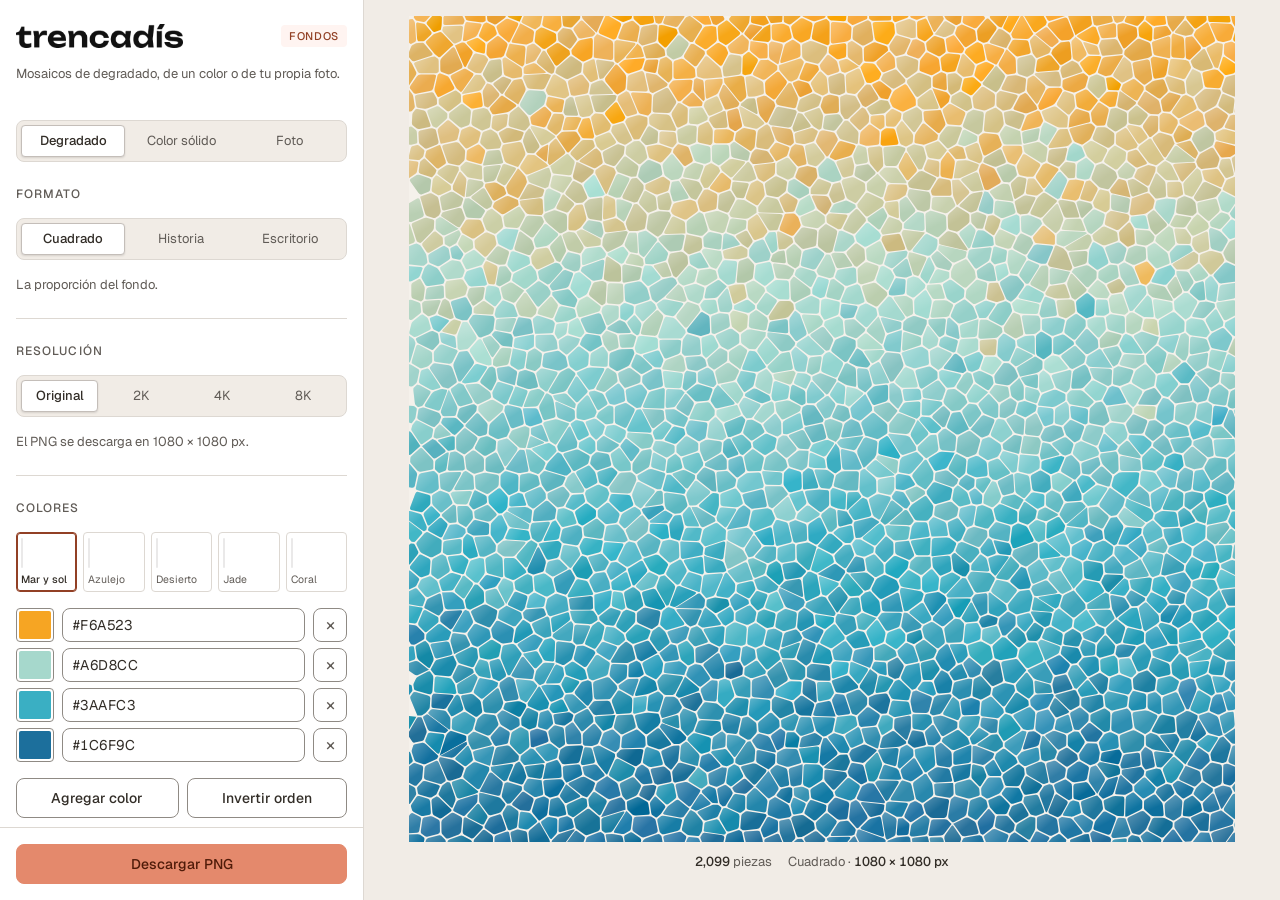
<file: index.html>
<!doctype html>
<html lang="es">
<head>
<meta charset="utf-8">
<meta name="viewport" content="width=device-width,initial-scale=1,viewport-fit=cover">
<title>TRENCADÍS Fondos</title>
<meta name="description" content="Crea fondos de degradado en mosaico trencadís y descárgalos en PNG.">
<meta name="theme-color" content="#f5f1eb">
<link rel="preconnect" href="https://fonts.googleapis.com">
<link rel="preconnect" href="https://fonts.gstatic.com" crossorigin>
<link rel="stylesheet" href="https://fonts.googleapis.com/css2?family=Geist:wght@400;500&display=swap">
<!-- El número de versión sube con cada publicación. Sin él, el navegador
     puede seguir usando la copia vieja de estos archivos hasta diez minutos,
     y entonces parece que el cambio nunca se publicó. -->
<link rel="stylesheet" href="./assets/tokens.css?v=6">
<link rel="stylesheet" href="./assets/app.css?v=6">
<style>
  /* El contenido se mantiene fuera de las barras del sistema en celular. */
  :root {
    padding-top: env(safe-area-inset-top, 0px);
    padding-bottom: env(safe-area-inset-bottom, 0px);
  }
</style>
</head>
<body>

<div class="app" id="app"></div>

<noscript>
  <p style="padding:24px;font-family:system-ui,sans-serif">
    TRENCADÍS Fondos dibuja el mosaico en tu navegador, así que necesita
    JavaScript activado.
  </p>
</noscript>

<script src="./assets/engine.js?v=6"></script>
<script src="./assets/lottie-perrito.js?v=6"></script>
<script src="./assets/app.js?v=6"></script>
</body>
</html>
</file>
<file: assets/tokens.css>
/* Tokens de TRENCADÍS · copiados del design system de la marca (project/tokens.json).
   No inventar valores aquí: si la marca cambia, se vuelve a copiar desde el design system.
   Un solo tema ("Claro"), igual que el design system. */

:root {
  color-scheme: light;

  /* Pasos de marca usados en esta app */
  --terracota-50:  #fff4f1;
  --terracota-100: #ffe7df;
  --terracota-200: #ffccbc;
  --terracota-300: #f4ab93;
  --terracota-400: #e4896c;
  --terracota-600: #b85a3c;
  --terracota-700: #924025;
  --terracota-900: #4f1b09;

  --piedra-50:  #f5f1eb;
  --piedra-100: #f1ece6;
  --piedra-200: #ddd8d2;
  --piedra-300: #c4beb9;
  --piedra-400: #a9a49e;
  --piedra-500: #8f8a84;
  --piedra-700: #605b56;
  --piedra-900: #322d27;

  --azul-50:  #eff8ff;
  --azul-700: #0f638d;
  --azul-800: #004b6d;

  --verde-50:  #eff9f7;
  --verde-700: #056b5e;

  --rojo-50:  #fff4f3;
  --rojo-600: #ca3040;
  --rojo-700: #b3122e;

  /* Roles de interfaz */
  --surface: var(--piedra-50);
  --surface-raised: #ffffff;
  --surface-sunken: var(--piedra-100);
  --surface-luminous: var(--terracota-50);

  --ink: var(--piedra-900);
  --ink-muted: var(--piedra-700);

  --border-subtle: var(--piedra-200);
  --border-control: var(--piedra-500);

  --primary: var(--terracota-400);
  --primary-hover: var(--terracota-300);
  --on-primary: var(--terracota-900);
  --brand-text: var(--terracota-700);

  --link: var(--azul-700);
  --focus-ring: var(--azul-700);

  --info: var(--azul-800);
  --info-surface: var(--azul-50);
  --success: var(--verde-700);
  --success-surface: var(--verde-50);
  --danger: var(--rojo-700);
  --danger-surface: var(--rojo-50);

  /* Tipografía */
  /* Unbounded ya no se carga: el logotipo es una imagen y la app no tiene
     otro titular que la use. Si vuelve a hacer falta, hay que agregarla al
     <link> de Google Fonts del HTML. */
  --font-display: "Unbounded", "Geist", system-ui, sans-serif;
  --font-sans: "Geist", system-ui, -apple-system, sans-serif;

  /* Espaciado: retícula de 8px */
  --space-2: 8px;
  --space-4: 16px;
  --space-6: 24px;
  --space-10: 40px;

  /* Radios */
  --radius-sm: 4px;
  --radius-md: 8px;
  --radius-lg: 16px;
}
</file>
<file: assets/app.css>
/* TRENCADÍS Fondos · interfaz
   Herramienta de una pantalla: panel de controles a la izquierda, lienzo
   grande a la derecha. En celular el lienzo va arriba y las acciones quedan
   fijas abajo. Colores, tipos, espaciado y radios salen de tokens.css.

   Reglas del design system que se aplican aquí:
   · un solo botón primario por pantalla (Descargar PNG);
   · nunca Unbounded fuera del logotipo y el encabezado;
   · bordes de control en `border-control`, separadores en `border-subtle`;
   · foco: anillo sólido de 2px en `focus-ring`, separado 2px. */

* { box-sizing: border-box; }

/* Los grupos que no son del modo activo se esconden con el atributo `hidden`,
   y varios de ellos declaran `display`. */
[hidden] { display: none !important; }

html, body { height: 100%; }

body {
  margin: 0;
  background: var(--surface);
  color: var(--ink);
  font-family: var(--font-sans);
  font-size: 15px;
  line-height: 22px;
  -webkit-text-size-adjust: 100%;
}

:focus-visible {
  outline: 2px solid var(--focus-ring);
  outline-offset: 2px;
}

/* ---------- Estructura ---------- */

/* La app ocupa la pantalla completa: el panel va pegado al borde izquierdo y
   el lienzo toma todo lo demás. Los márgenes laterales viven dentro de cada
   zona, para que ninguna quede flotando como ventana. */
.app {
  height: 100%;
  display: grid;
  grid-template-columns: 364px minmax(0, 1fr);
}

.panel {
  background: var(--surface-raised);
  border: 0;
  border-right: 1px solid var(--border-subtle);
  border-radius: 0;
  display: flex;
  flex-direction: column;
  min-height: 0;
  overflow: hidden;
}

.panel-scroll {
  overflow-y: auto;
  padding-block: var(--space-6) var(--space-4);
  padding-left: max(var(--space-4), env(safe-area-inset-left, 0px));
  padding-right: max(var(--space-4), env(safe-area-inset-right, 0px));
  display: flex;
  flex-direction: column;
  gap: var(--space-6);
}

/* ---------- Marca ---------- */

.brand { display: flex; flex-direction: column; gap: 4px; }

.brand-top {
  display: flex;
  align-items: center;
  gap: var(--space-2);
  justify-content: space-between;
  flex-wrap: wrap;
}

/* El logotipo de la marca. Se muestra a 24 px de alto sobre un archivo de 36,
   para que se vea nítido también en pantallas de alta densidad. */
.wordmark {
  display: flex;
  align-items: center;
  margin: 0;
  min-width: 0;
}
.wordmark img {
  display: block;
  height: 24px;
  width: auto;
  max-width: 100%;
}

.tagline { color: var(--ink-muted); font-size: 13px; line-height: 18px; }

.chip {
  flex: none;
  font-size: 11px;
  line-height: 16px;
  font-weight: 500;
  letter-spacing: 0.06em;
  text-transform: uppercase;
  padding: 3px 8px;
  border-radius: var(--radius-sm);
  background: var(--surface-luminous);
  color: var(--brand-text);
}

/* ---------- Grupos de controles ---------- */

.group { display: flex; flex-direction: column; gap: var(--space-4); }

.group + .group {
  border-top: 1px solid var(--border-subtle);
  padding-top: var(--space-6);
}

/* El primer grupo visible del modo activo no lleva línea arriba. */
.group.first-group {
  border-top: 0;
  padding-top: 0;
}

/* Cambio de modo: degradado o foto. */
.modes button { height: 36px; font-size: 14px; }

.upload { display: flex; flex-direction: column; gap: var(--space-2); }
.upload input[type="file"] {
  position: absolute;
  width: 1px;
  height: 1px;
  opacity: 0;
  pointer-events: none;
}
/* Zona para subir: solo el botón de primer nivel va punteado. */
.upload > label.btn {
  width: 100%;
  height: 48px;
  border-style: dashed;
  border-color: var(--brand-text);
  color: var(--brand-text);
}
.upload > label.btn:hover { background: var(--surface-luminous); }
.upload input[type="file"]:focus-visible + label.btn,
.upload input[type="file"]:focus-visible ~ .file-card label.btn {
  outline: 2px solid var(--focus-ring);
  outline-offset: 2px;
}

/* Imagen cargada: miniatura, nombre, medida y las dos salidas. */
.file-card {
  display: grid;
  grid-template-columns: 48px minmax(0, 1fr);
  gap: var(--space-2);
  align-items: center;
  padding: var(--space-2);
  background: var(--surface-sunken);
  border: 1px solid var(--border-subtle);
  border-radius: var(--radius-md);
}

.file-thumb {
  width: 48px;
  height: 48px;
  object-fit: cover;
  display: block;
  border-radius: var(--radius-sm);
  border: 1px solid var(--border-subtle);
}

.file-info { display: flex; flex-direction: column; min-width: 0; }

.file-name {
  font-size: 14px;
  line-height: 20px;
  font-weight: 500;
  color: var(--ink);
  overflow-wrap: anywhere;
}

.file-dims {
  font-size: 13px;
  line-height: 18px;
  color: var(--ink-muted);
  font-variant-numeric: tabular-nums;
}

.file-actions {
  grid-column: 1 / -1;
  display: grid;
  grid-template-columns: 1fr auto;
  gap: 6px;
}
.file-actions .btn { height: 34px; font-size: 13px; }

.btn-quiet-danger:hover:not(:disabled) {
  color: var(--danger);
  border-color: var(--rojo-600);
  background: var(--danger-surface);
}

.group > h2 {
  margin: 0;
  font-family: var(--font-sans);
  font-size: 12px;
  line-height: 16px;
  font-weight: 500;
  letter-spacing: 0.09em;
  text-transform: uppercase;
  color: var(--ink-muted);
}

.field { display: flex; flex-direction: column; gap: var(--space-2); }

.field-label {
  display: flex;
  align-items: baseline;
  justify-content: space-between;
  gap: var(--space-2);
  font-size: 14px;
  line-height: 20px;
  font-weight: 500;
}

.val {
  font-size: 13px;
  font-weight: 400;
  color: var(--ink-muted);
  font-variant-numeric: tabular-nums;
}

.hint {
  margin: 0;
  font-size: 13px;
  line-height: 18px;
  color: var(--ink-muted);
}

/* ---------- Deslizadores ---------- */

input[type="range"] {
  -webkit-appearance: none;
  appearance: none;
  width: 100%;
  height: 20px;
  margin: 0;
  background: transparent;
  cursor: pointer;
}
input[type="range"]::-webkit-slider-runnable-track {
  height: 6px;
  border-radius: 999px;
  background: linear-gradient(
    to right,
    var(--terracota-400) 0 var(--fill, 0%),
    var(--piedra-200) var(--fill, 0%) 100%
  );
}
input[type="range"]::-moz-range-track {
  height: 6px;
  border-radius: 999px;
  background: linear-gradient(
    to right,
    var(--terracota-400) 0 var(--fill, 0%),
    var(--piedra-200) var(--fill, 0%) 100%
  );
}
input[type="range"]::-webkit-slider-thumb {
  -webkit-appearance: none;
  appearance: none;
  width: 18px;
  height: 18px;
  margin-top: -6px;
  border-radius: 50%;
  background: var(--surface-raised);
  border: 2px solid var(--brand-text);
  box-shadow: 0 1px 2px rgba(50, 45, 39, 0.2);
}
input[type="range"]::-moz-range-thumb {
  width: 18px;
  height: 18px;
  border-radius: 50%;
  background: var(--surface-raised);
  border: 2px solid var(--brand-text);
  box-shadow: 0 1px 2px rgba(50, 45, 39, 0.2);
}

/* ---------- Paletas listas ---------- */

.presets {
  display: grid;
  grid-template-columns: repeat(5, minmax(0, 1fr));
  gap: 6px;
}

.preset {
  display: flex;
  flex-direction: column;
  gap: 5px;
  padding: 5px 4px;
  font: inherit;
  font-size: 10.5px;
  line-height: 13px;
  text-align: center;
  color: var(--ink-muted);
  background: var(--surface-raised);
  border: 1px solid var(--border-subtle);
  border-radius: var(--radius-sm);
  cursor: pointer;
}
.preset .swatch {
  height: 30px;
  border-radius: 2px;
  border: 1px solid rgba(50, 45, 39, 0.1);
}
.preset:hover { border-color: var(--piedra-400); }
.preset[aria-pressed="true"] {
  color: var(--ink);
  font-weight: 500;
  border-color: var(--brand-text);
  box-shadow: inset 0 0 0 1px var(--brand-text);
}

/* ---------- Colores propios ---------- */

.colors { display: flex; flex-direction: column; gap: 6px; }

.color-row {
  display: grid;
  grid-template-columns: 38px minmax(0, 1fr) 34px;
  gap: var(--space-2);
  align-items: center;
}

/* El color del modo sólido no se puede quitar: no lleva la tercera columna. */
.color-row.solo { grid-template-columns: 38px minmax(0, 1fr); }

input[type="color"] {
  width: 38px;
  height: 34px;
  padding: 2px;
  background: var(--surface-raised);
  border: 1px solid var(--border-control);
  border-radius: var(--radius-sm);
  cursor: pointer;
}
input[type="color"]::-webkit-color-swatch-wrapper { padding: 0; }
input[type="color"]::-webkit-color-swatch { border: none; border-radius: 2px; }

.hex {
  min-width: 0;
  height: 34px;
  padding: 0 10px;
  font: inherit;
  font-size: 14px;
  letter-spacing: 0.03em;
  text-transform: uppercase;
  font-variant-numeric: tabular-nums;
  color: var(--ink);
  background: var(--surface-raised);
  border: 1px solid var(--border-control);
  border-radius: var(--radius-md);
}
.hex[aria-invalid="true"] {
  border-color: var(--rojo-600);
  background: var(--danger-surface);
}

.icon-btn {
  height: 34px;
  width: 34px;
  display: grid;
  place-items: center;
  font: inherit;
  font-size: 18px;
  line-height: 1;
  color: var(--ink-muted);
  background: var(--surface-raised);
  border: 1px solid var(--border-control);
  border-radius: var(--radius-md);
  cursor: pointer;
}
.icon-btn:hover:not(:disabled) {
  color: var(--danger);
  border-color: var(--rojo-600);
  background: var(--danger-surface);
}
.icon-btn:disabled { opacity: 0.4; cursor: not-allowed; }

/* ---------- Botones ---------- */

.btn {
  display: inline-flex;
  align-items: center;
  justify-content: center;
  gap: var(--space-2);
  height: 40px;
  padding: 0 14px;
  font: inherit;
  font-size: 14px;
  line-height: 20px;
  font-weight: 500;
  color: var(--ink);
  background: var(--surface-raised);
  border: 1px solid var(--border-control);
  border-radius: var(--radius-md);
  cursor: pointer;
}
.btn:hover:not(:disabled) { background: var(--piedra-100); }
.btn:disabled { opacity: 0.45; cursor: not-allowed; }

.btn-primary {
  color: var(--on-primary);
  background: var(--primary);
  border-color: var(--primary);
}
.btn-primary:hover:not(:disabled) {
  background: var(--primary-hover);
  border-color: var(--primary-hover);
}

.btn-row { display: flex; flex-wrap: wrap; gap: var(--space-2); }
.btn-row .btn { flex: 1 1 auto; }

/* ---------- Control segmentado ---------- */

.seg {
  display: grid;
  grid-auto-flow: column;
  grid-auto-columns: minmax(0, 1fr);
  gap: 4px;
  padding: 4px;
  background: var(--surface-sunken);
  border: 1px solid var(--border-subtle);
  border-radius: var(--radius-md);
}
.seg.wrap { grid-auto-flow: row; grid-template-columns: repeat(2, minmax(0, 1fr)); }
.seg button {
  height: 32px;
  padding: 0 6px;
  font: inherit;
  font-size: 13px;
  line-height: 18px;
  color: var(--ink-muted);
  background: transparent;
  border: 1px solid transparent;
  border-radius: var(--radius-sm);
  cursor: pointer;
  white-space: nowrap;
  overflow: hidden;
  text-overflow: ellipsis;
}
.seg button:hover { color: var(--ink); }
.seg button[aria-pressed="true"] {
  font-weight: 500;
  color: var(--ink);
  background: var(--surface-raised);
  border-color: var(--piedra-300);
  box-shadow: 0 1px 2px rgba(50, 45, 39, 0.14);
}

/* ---------- Interruptor y junta ---------- */

.switch {
  display: flex;
  align-items: center;
  justify-content: space-between;
  gap: var(--space-2);
  font-size: 14px;
  line-height: 20px;
  font-weight: 500;
  cursor: pointer;
}
.switch input {
  flex: none;
  width: 20px;
  height: 20px;
  margin: 0;
  accent-color: var(--terracota-600);
  cursor: pointer;
}

.grout-row {
  display: grid;
  grid-template-columns: minmax(0, 1fr) 38px;
  gap: var(--space-2);
  align-items: end;
}

/* ---------- Pie del panel ---------- */

.panel-foot {
  display: grid;
  grid-template-columns: minmax(0, 1fr);
  gap: var(--space-2);
  padding-block: var(--space-4);
  padding-left: max(var(--space-4), env(safe-area-inset-left, 0px));
  padding-right: max(var(--space-4), env(safe-area-inset-right, 0px));
  background: var(--surface-raised);
  border-top: 1px solid var(--border-subtle);
}

/* ---------- Lienzo ---------- */

.stage {
  position: relative;
  min-width: 0;
  min-height: 0;
  display: grid;
  grid-template-rows: minmax(0, 1fr) auto;
  gap: var(--space-4);
  padding-block: var(--space-4);
  padding-left: max(var(--space-4), env(safe-area-inset-left, 0px));
  padding-right: max(var(--space-4), env(safe-area-inset-right, 0px));
  background: var(--surface-sunken);
  border: 0;
  border-radius: 0;
}

/* Arrastrar una imagen sobre el lienzo. */
.stage.drag { outline: 2px dashed var(--brand-text); outline-offset: -10px; }
.stage.drag .canvas-wrap { opacity: 0.55; }

.canvas-wrap { min-width: 0; min-height: 0; display: grid; place-items: center; }

canvas {
  display: block;
  width: auto;
  height: auto;
  max-width: 100%;
  max-height: 100%;
}

.meta {
  display: flex;
  justify-content: center;
  flex-wrap: wrap;
  gap: var(--space-4);
  font-size: 13px;
  line-height: 18px;
  color: var(--ink-muted);
  font-variant-numeric: tabular-nums;
}
.meta b { font-weight: 500; color: var(--ink); }

/* Marca que lo que se ve es el ejemplo, no una foto de la persona. */
.tag {
  font-size: 11px;
  line-height: 16px;
  font-weight: 500;
  letter-spacing: 0.06em;
  text-transform: uppercase;
  padding: 2px 8px;
  border-radius: var(--radius-sm);
  background: var(--surface-luminous);
  color: var(--brand-text);
}

/* ---------- Aviso de descarga ---------- */

/* Arriba del lienzo, para no taparle la medida al pie. */
.toast {
  position: absolute;
  left: 50%;
  top: var(--space-4);
  transform: translateX(-50%);
  display: flex;
  align-items: center;
  gap: var(--space-2);
  max-width: calc(100% - var(--space-10));
  padding: 10px var(--space-4);
  font-size: 14px;
  line-height: 20px;
  font-weight: 500;
  border-radius: var(--radius-md);
  box-shadow: 0 6px 20px rgba(50, 45, 39, 0.18);
}
.toast[data-kind="ok"] { background: var(--success-surface); color: var(--success); }
.toast[data-kind="info"] { background: var(--info-surface); color: var(--info); }
.toast[data-kind="error"] { background: var(--danger-surface); color: var(--danger); }

/* ---------- Modal de espera al exportar ---------- */

.overlay {
  position: fixed;
  inset: 0;
  z-index: 30;
  display: grid;
  place-items: center;
  padding-block: var(--space-4);
  padding-left: max(var(--space-4), env(safe-area-inset-left, 0px));
  padding-right: max(var(--space-4), env(safe-area-inset-right, 0px));
  background: rgba(50, 45, 39, 0.55);
}

.sheet {
  width: min(380px, 100%);
  display: flex;
  flex-direction: column;
  gap: var(--space-4);
  padding: var(--space-6);
  text-align: center;
  background: var(--surface-raised);
  border-radius: var(--radius-lg);
  box-shadow: 0 18px 48px rgba(50, 45, 39, 0.3);
}
.sheet:focus-visible { outline: 2px solid var(--focus-ring); outline-offset: 2px; }

.sheet h3 {
  margin: 0;
  font-family: var(--font-sans);
  font-size: 18px;
  line-height: 26px;
  font-weight: 500;
  color: var(--ink);
}

.sheet p {
  margin: 0;
  font-size: 14px;
  line-height: 20px;
  color: var(--ink-muted);
}

.lottie {
  width: 100%;
  aspect-ratio: 16 / 9;
  max-width: 100%;
  overflow: hidden;
  border-radius: var(--radius-md);
  background: var(--surface-luminous);
}
.lottie svg { display: block; width: 100%; height: 100%; }

.progress {
  height: 8px;
  border-radius: 999px;
  background: var(--piedra-200);
  overflow: hidden;
}

.progress-fill {
  display: block;
  height: 100%;
  width: 0;
  border-radius: 999px;
  background: var(--primary);
  transition: width 0.3s ease;
}

.progress-step {
  font-size: 13px;
  line-height: 18px;
  color: var(--ink-muted);
}

/* ---------- Celular ---------- */

@media (max-width: 880px) {
  html, body { height: auto; }

  .app {
    height: auto;
    grid-template-columns: minmax(0, 1fr);
  }

  .stage { order: -1; }
  canvas { max-height: 64vh; }

  .panel { overflow: visible; border-right: 0; border-top: 1px solid var(--border-subtle); }
  .panel-scroll { overflow: visible; }

  .panel-foot {
    position: sticky;
    bottom: 0;
    padding-bottom: max(var(--space-4), env(safe-area-inset-bottom, 0px));
    box-shadow: 0 -6px 18px rgba(50, 45, 39, 0.08);
  }

  .seg:not(.keep-row) {
    grid-auto-flow: row;
    grid-template-columns: repeat(2, minmax(0, 1fr));
  }
}

@media (prefers-reduced-motion: reduce) {
  * { animation-duration: 0.001ms !important; transition-duration: 0.001ms !important; }
}
</file>
